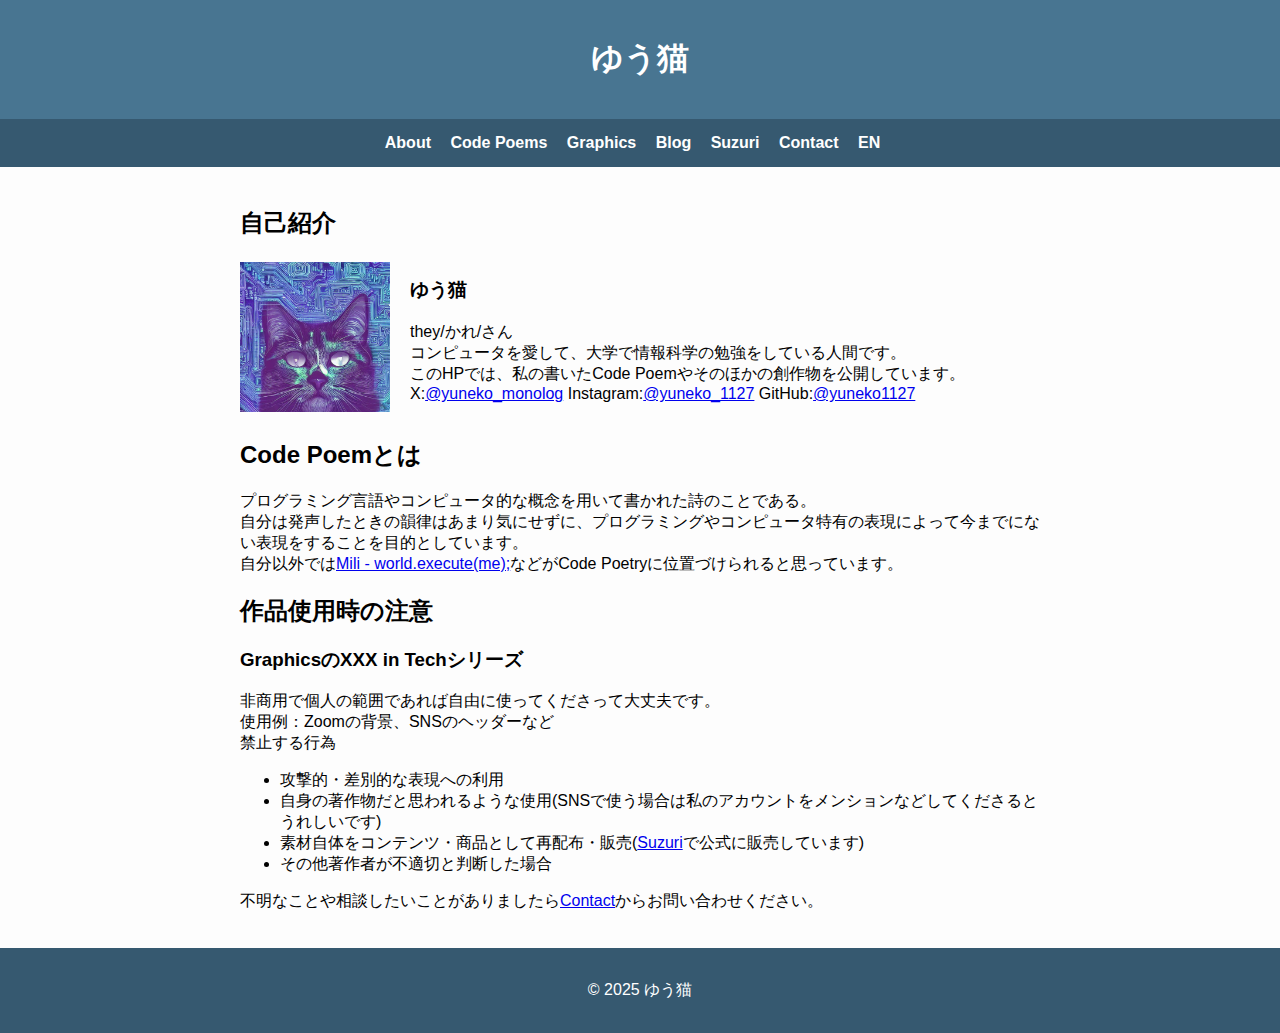
<file: index.html>
<!DOCTYPE html>
<html lang="ja">

<head>
    <meta charset="UTF-8">
    <meta name="viewport" content="width=device-width, initial-scale=1.0">
    <link rel="stylesheet" href="styles.css">
    <meta property="og:url" content="https://yuneko1127.github.io/yunekopage/index.html" />
    <meta property="og:type" content="website" />
    <meta property="og:title" content="About - Yuneko" />
    <meta property="og:image" content="https://yuneko1127.github.io/yunekopage/image/A%20cat%20in%20a%20digital%20world.jpg" />
    <title>About - Yuneko</title>
    <link rel="icon" href="favicon.ico" type="image/A cat in a digital world.jpg">
    <link rel="shortcut icon" href="favicon.ico" type="image/A cat in a digital world.jpg">
</head>

<body>
    <header>
        <h1>ゆう猫</h1>
    </header>

    <nav>
        <ul>
            <li><a href="index.html">About</a></li>
            <li><a href="poem.html">Code Poems</a></li>
            <li><a href="graphics.html">Graphics</a></li>
            <li><a href="https://sites.google.com/view/yuneko-monologue/home?authuser=0" target=”_blank”>Blog</a></li>
            <li><a href="https://suzuri.jp/yuneko_2004/home" target=”_blank”>Suzuri</a></li>
            <li><a href="contact.html">Contact</a></li>
            <li><a href="en/en-index.html">EN</a></li>
        </ul>
    </nav>

    <main>
        <section>
            <h2>自己紹介</h2>
            <div class="intro">
                <div class="intro-image">
                    <img src="image/A cat in a digital world.jpg" alt="基盤の前に黒猫がいるイラスト。生成AIによって「A cat in a digital world」と入力して生成した。">
                </div>
                <div>
                <p>
                    <h3>ゆう猫</h3>
                    they/かれ/さん<br>
                    コンピュータを愛して、大学で情報科学の勉強をしている人間です。<br>
                    このHPでは、私の書いたCode Poemやそのほかの創作物を公開しています。<br>
                    X:<a href="https://twitter.com/yuneko_monolog">@yuneko_monolog</a> Instagram:<a href="https://www.instagram.com/yuneko_1127">@yuneko_1127</a> GitHub:<a href="https://github.com/yuneko1127">@yuneko1127</a>
                </p>
                </div>
            </div>
        </section>

        <section>
            <h2>Code Poemとは</h2>
            <p>
                プログラミング言語やコンピュータ的な概念を用いて書かれた詩のことである。<br>
                自分は発声したときの韻律はあまり気にせずに、プログラミングやコンピュータ特有の表現によって今までにない表現をすることを目的としています。<br>
                自分以外では<a href="https://youtu.be/ESx_hy1n7HA?si=LojBvlqhQPD3HsYv" target="_blank">Mili - world.execute(me);</a>などがCode Poetryに位置づけられると思っています。
            </p>
        </section>

        <section>
            <h2>作品使用時の注意</h2>
            <p>
                <h3>GraphicsのXXX in Techシリーズ</h3>
                非商用で個人の範囲であれば自由に使ってくださって大丈夫です。<br>
                使用例：Zoomの背景、SNSのヘッダーなど<br>
                禁止する行為<br>
                <ul>
                    <li>攻撃的・差別的な表現への利用</li>
                    <li>自身の著作物だと思われるような使用(SNSで使う場合は私のアカウントをメンションなどしてくださるとうれしいです)</li>
                    <li>素材自体をコンテンツ・商品として再配布・販売(<a href="https://suzuri.jp/yuneko_2004/home">Suzuri</a>で公式に販売しています)</li>
                    <li>その他著作者が不適切と判断した場合</li>
                </ul>
                不明なことや相談したいことがありましたら<a href="contact.html">Contact</a>からお問い合わせください。
            </p>
        </section>
    </main>

    <footer>
        <p>&copy; 2025 ゆう猫</p>
    </footer>
</body>

</html>
</file>
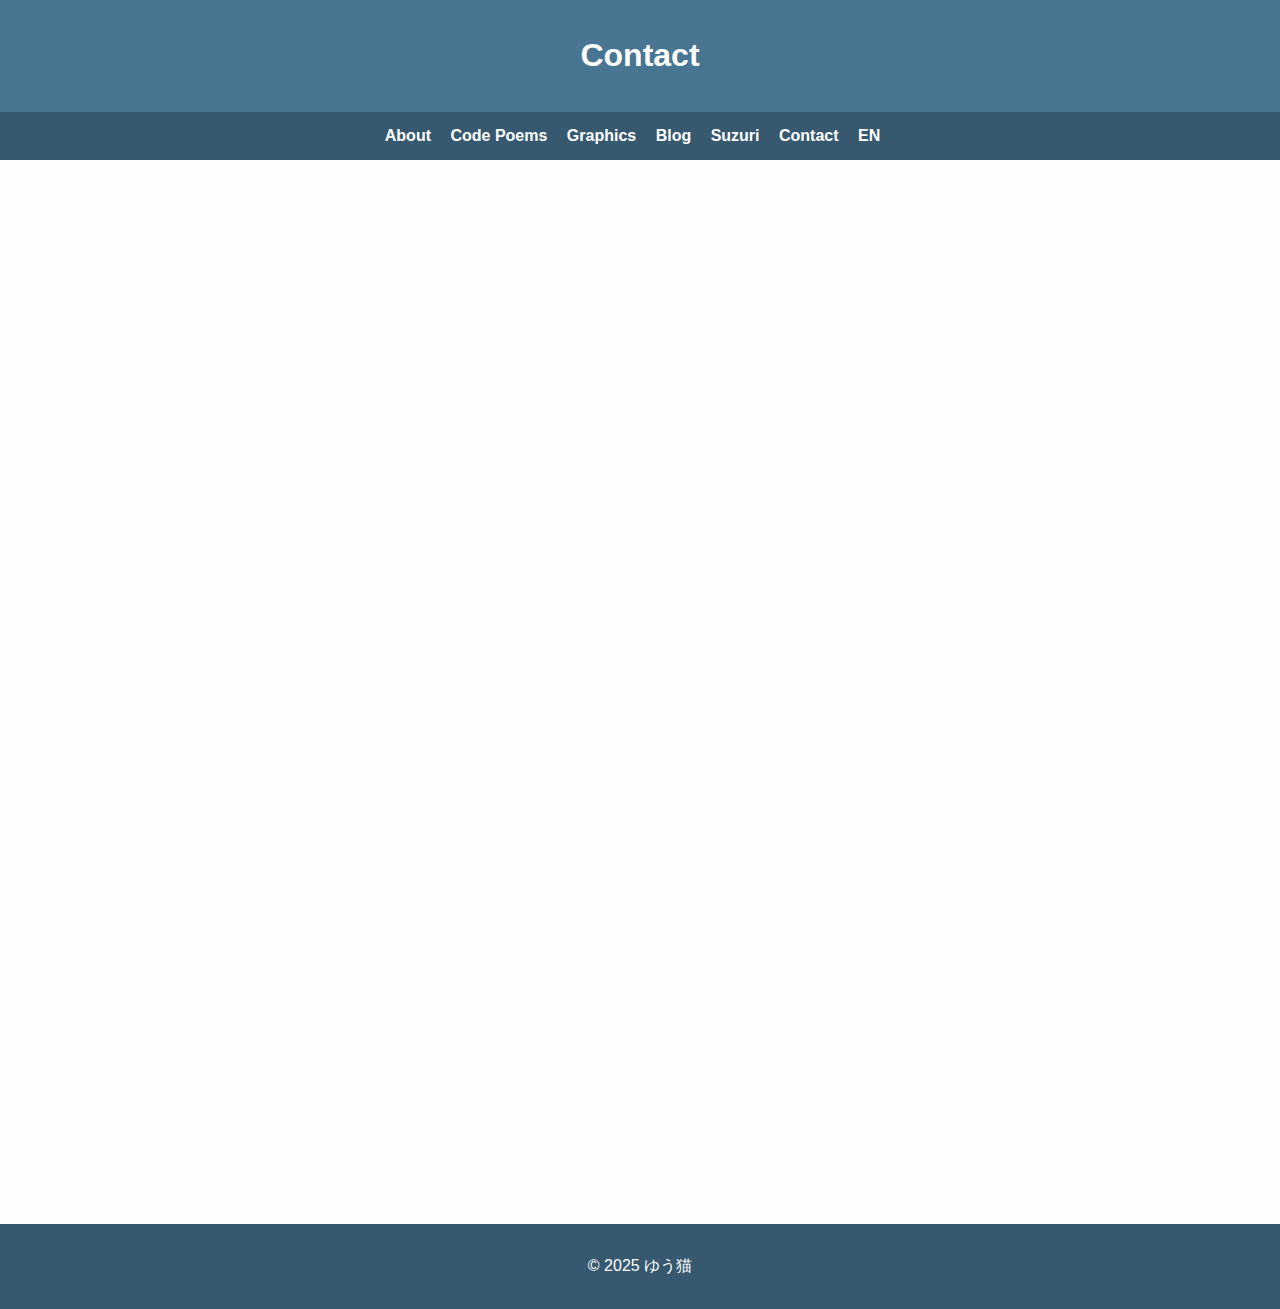
<file: contact.html>
<!DOCTYPE html>
<html lang="ja">

<head>
    <meta charset="UTF-8">
    <meta name="viewport" content="width=device-width, initial-scale=1.0">
    <meta property="og:url" content="https://yuneko1127.github.io/yunekopage/poem.html" />
    <meta property="og:type" content="website" />
    <meta property="og:title" content="Contact - Yuneko" />
    <meta property="og:image" content="image/A cat in a digital world.jpg" />
    <link rel="stylesheet" href="styles.css">
    <link rel="icon" href="favicon.ico" type="image/A cat in a digital world.jpg">
    <link rel="shortcut icon" href="favicon.ico" type="https://yuneko1127.github.io/yunekopage/image/A%20cat%20in%20a%20digital%20world.jpg">
    <title>Contact - Yuneko</title>
</head>

<body>
    <header>
        <h1>Contact</h1>
    </header>

    <nav>
        <ul>
            <li><a href="index.html">About</a></li>
            <li><a href="poem.html">Code Poems</a></li>
            <li><a href="graphics.html">Graphics</a></li>
            <li><a href="https://sites.google.com/view/yuneko-monologue/home?authuser=0" target=”_blank”>Blog</a></li>
            <li><a href="https://suzuri.jp/yuneko_2004/home" target=”_blank”>Suzuri</a></li>
            <li><a href="contact.html">Contact</a></li>
            <li><a href="en/en-index.html">EN</a></li>
        </ul>
    </nav>

    <main>
        <section class="form">
            <iframe src="https://docs.google.com/forms/d/e/1FAIpQLSfWOB6bXARkpMV4UhyOwzC0tbJQZMMG-N-0oF9LrJLk5NPHtA/viewform?embedded=true" width="640" height="1024" frameborder="0" marginheight="0" marginwidth="0">Loading…</iframe>
        </section>
    </main>

    <footer>
        <p>&copy; 2025 ゆう猫</p>
    </footer>
</body>

</html>
</file>
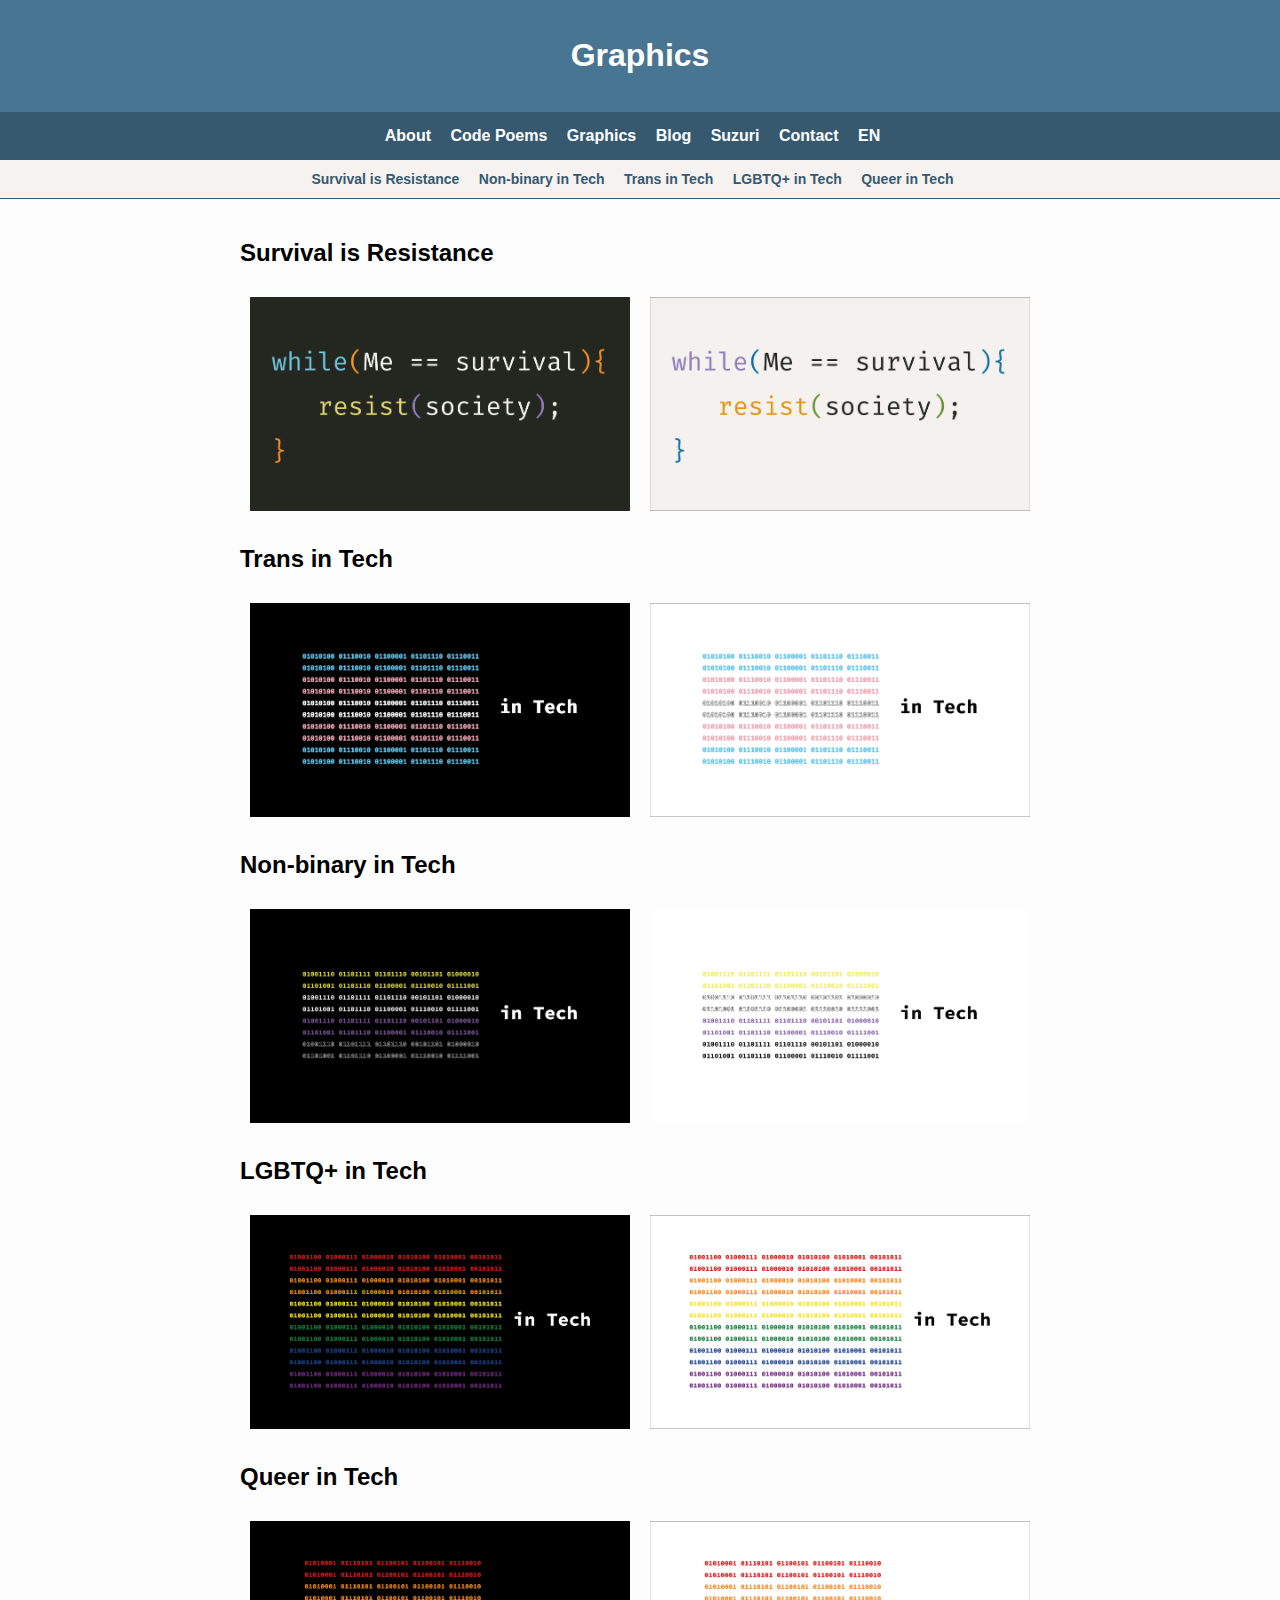
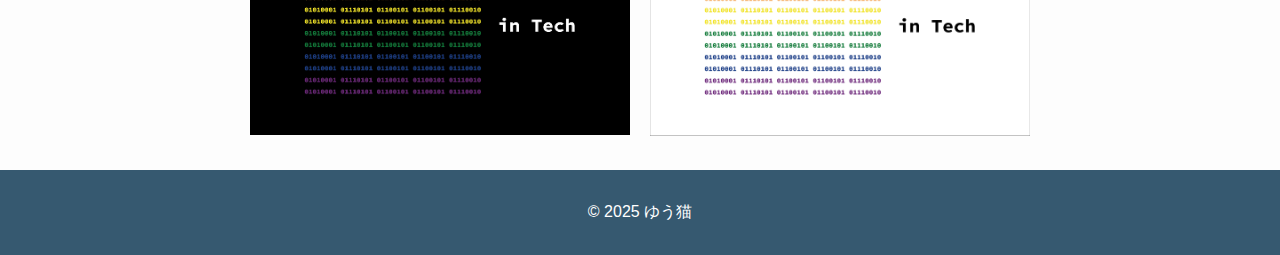
<file: graphics.html>
<!DOCTYPE html>
<html lang="ja">

<head>
    <meta charset="UTF-8">
    <meta name="viewport" content="width=device-width, initial-scale=1.0">
    <meta property="og:url" content="https://yuneko1127.github.io/yunekopage/poem.html" />
    <meta property="og:type" content="website" />
    <meta property="og:title" content="Code Poems - Yuneko" />
    <meta property="og:image" content="https://yuneko1127.github.io/yunekopage/image/A%20cat%20in%20a%20digital%20world.jpg" />
    <link rel="stylesheet" href="styles.css">
    <link rel="icon" href="favicon.ico" type="image/A cat in a digital world.jpg">
    <link rel="shortcut icon" href="favicon.ico" type="image/A cat in a digital world.jpg">
    <title>Graphics - Yuneko</title>
</head>

<body>
    <header>
        <h1>Graphics</h1>
    </header>

    <nav>
        <ul>
            <li><a href="index.html">About</a></li>
            <li><a href="poem.html">Code Poems</a></li>
            <li><a href="graphics.html">Graphics</a></li>
            <li><a href="https://sites.google.com/view/yuneko-monologue/home?authuser=0" target=”_blank”>Blog</a></li>
            <li><a href="https://suzuri.jp/yuneko_2004/home" target=”_blank”>Suzuri</a></li>
            <li><a href="contact.html">Contact</a></li>
            <li><a href="en/en-index.html">EN</a></li>
        </ul>
    </nav>

    <div class="navigation2">
        <nav>
            <ul>
                <li><a href="#survival_is_resistance">Survival is Resistance</a></li>
                <li><a href="#Non-binary_in_Tech">Non-binary in Tech</a></li>
                <li><a href="#Trans_in_Tech">Trans in Tech</a></li>
                <li><a href="#LGBTQ+_in_Tech">LGBTQ+ in Tech</a></li>
                <li><a href="#Queer_in_Tech">Queer in Tech</a></li>
            </ul>
        </nav>
    </div>

    <main>
        <section id="survival_is_resistance" class="graphics">
            <div class="caption">
                <h2>Survival is Resistance</h2>
            </div>
            <div class="images">
                <div class="image">
                    <img src="image/resistance.png" alt="私がサバイバルしている限り、社会に対して抵抗するという意味のC言語によるプログラムのダークバージョン">
                </div>
                <div class="image">
                    <img src="image/resistance(white).png" alt="私がサバイバルしている限り、社会に対して抵抗するという意味のC言語によるプログラムのホワイトバージョン">
                </div>
            </div>
        </section>
        
        <section id="Trans_in_Tech" class="graphics">
            <div class="caption">
                <h2>Trans in Tech</h2>
            </div>
            <div class="images">
                <div class="image">
                    <img src="image/Trans in Tech(black).png" alt="黒い背景に「Trans」(ASCII)で作られたトランスフラッグがありその右側にin Techと書いてある。">
                </div>
                <div class="image">
                    <img src="image/Trans in Tech(white).png" alt="白い背景に「Trans」(ASCII)で作られたトランスフラッグがありその右側にin Techと書いてある。">
                </div>
            </div>
        </section>

        <section id="Non-binary_in_Tech" class="graphics">
            <div class="caption">
                <h2>Non-binary in Tech</h2>
            </div>
            <div class="images">
                <div class="image">
                    <img src="image/nonbinary in Tech(black).png" alt="黒い背景に「Non-binary」(ASCII)で作られたノンバイナリーフラッグがありその右側にin Techと書いてある。">
                </div>
                <div class="image">
                    <img src="image/nonbinary in Tech(white).png" alt="白い背景に「Non-binary」(ASCII)で作られたノンバイナリーフラッグがありその右側にin Techと書いてある。">
                </div>
            </div>
        </section>

        <section id="LGBTQ+_in_Tech" class="graphics">
            <div class="caption">
                <h2>LGBTQ+ in Tech</h2>
            </div>
            <div class="images">
                <div class="image">
                    <img src="image/LGBTQ+ in Tech(black).png" alt="黒い背景に「LGBTQ+」(ASCII)で作られたプライドフラッグがありその右側にin Techと書いてある。">
                </div>
                <div class="image">
                    <img src="image/LGBTQ+ in Tech(white).png" alt="白い背景に「LGBTQ+」(ASCII)で作られたプライドフラッグがありその右側にin Techと書いてある。">
                </div>
            </div>
        </section>

        <section id="Queer_in_Tech" class="graphics">
            <div class="caption">
                <h2>Queer in Tech</h2>
            </div>
            <div class="images">
                <div class="image">
                    <img src="image/Queer in Tech(black).png" alt="黒い背景に「Queer」(ASCII)で作られたプライドフラッグがありその右側にin Techと書いてある。">
                </div>
                <div class="image">
                    <img src="image/Queer in Tech(white).png" alt="白い背景に「Queer」(ASCII)で作られたプライドフラッグがありその右側にin Techと書いてある。">
                </div>
            </div>
        </section>

    </main>

    <footer>
        <p>&copy; 2025 ゆう猫</p>
    </footer>
</body>

</html>
</file>
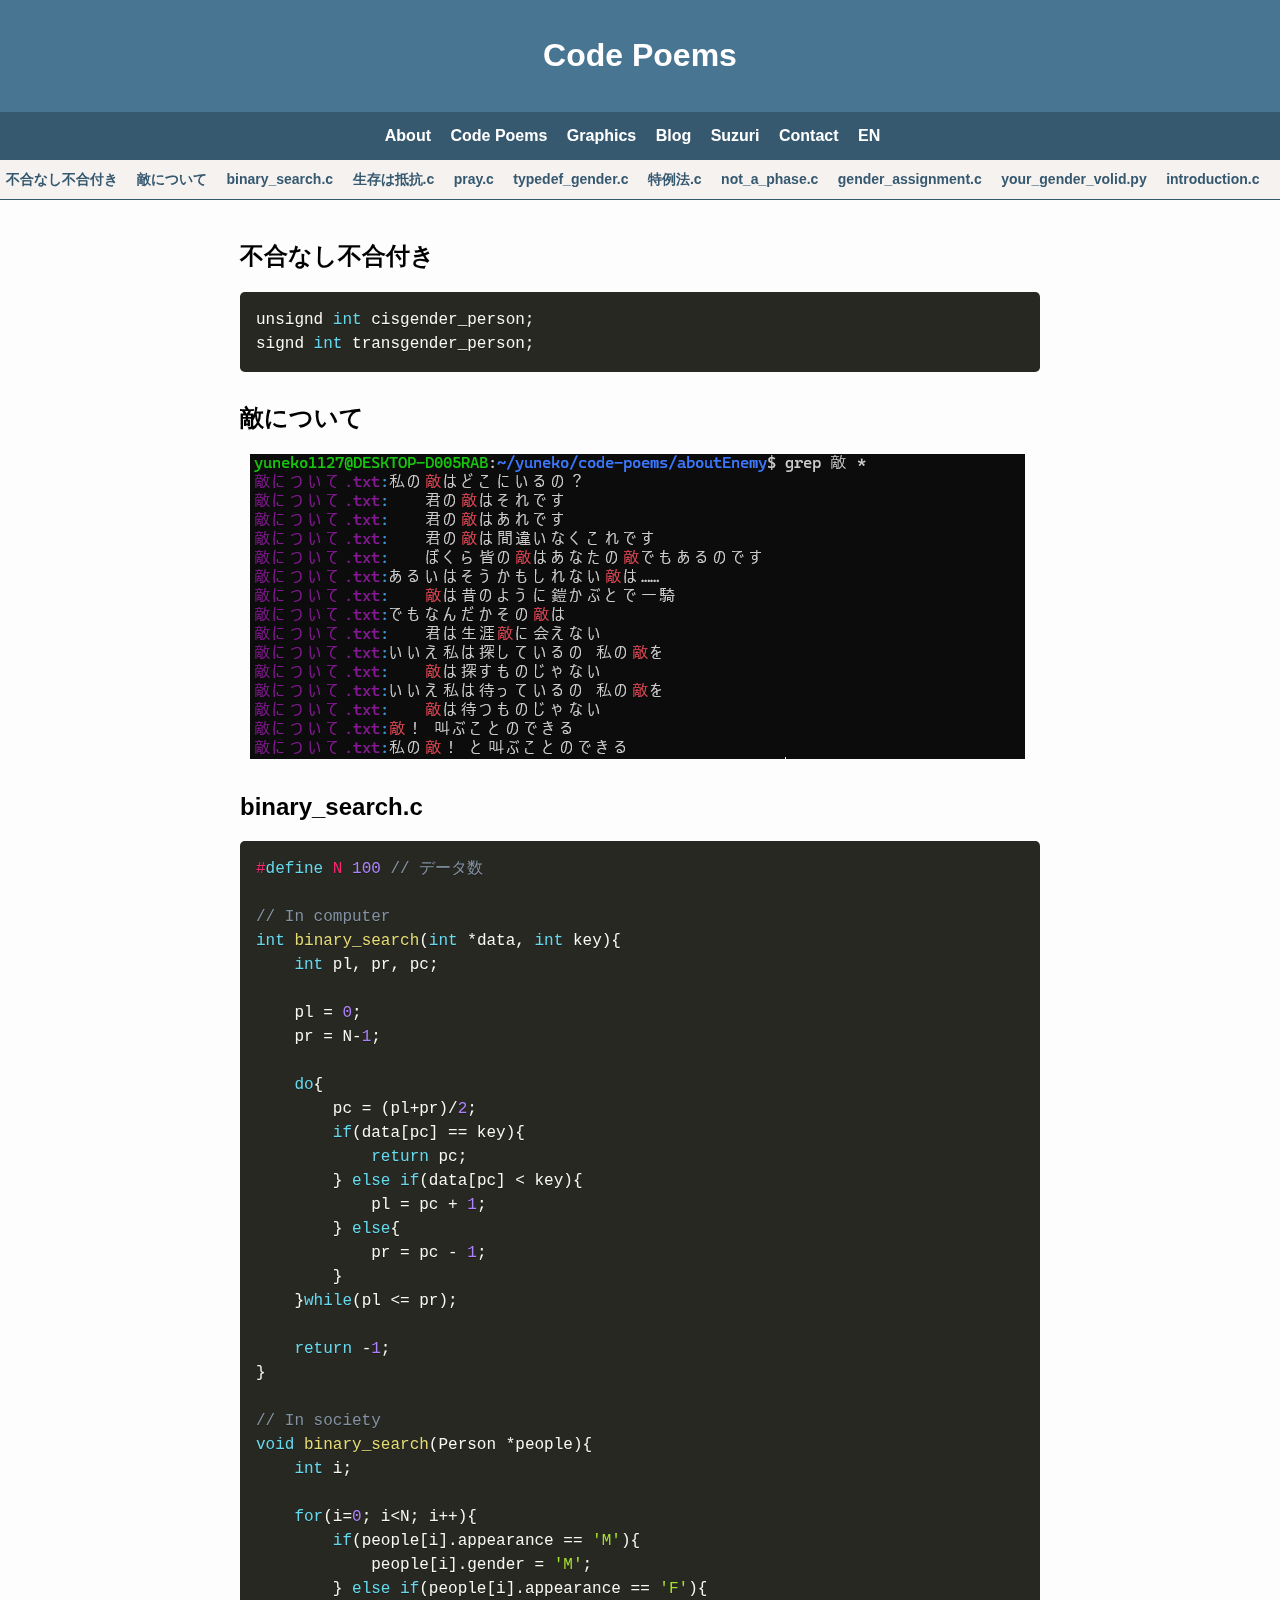
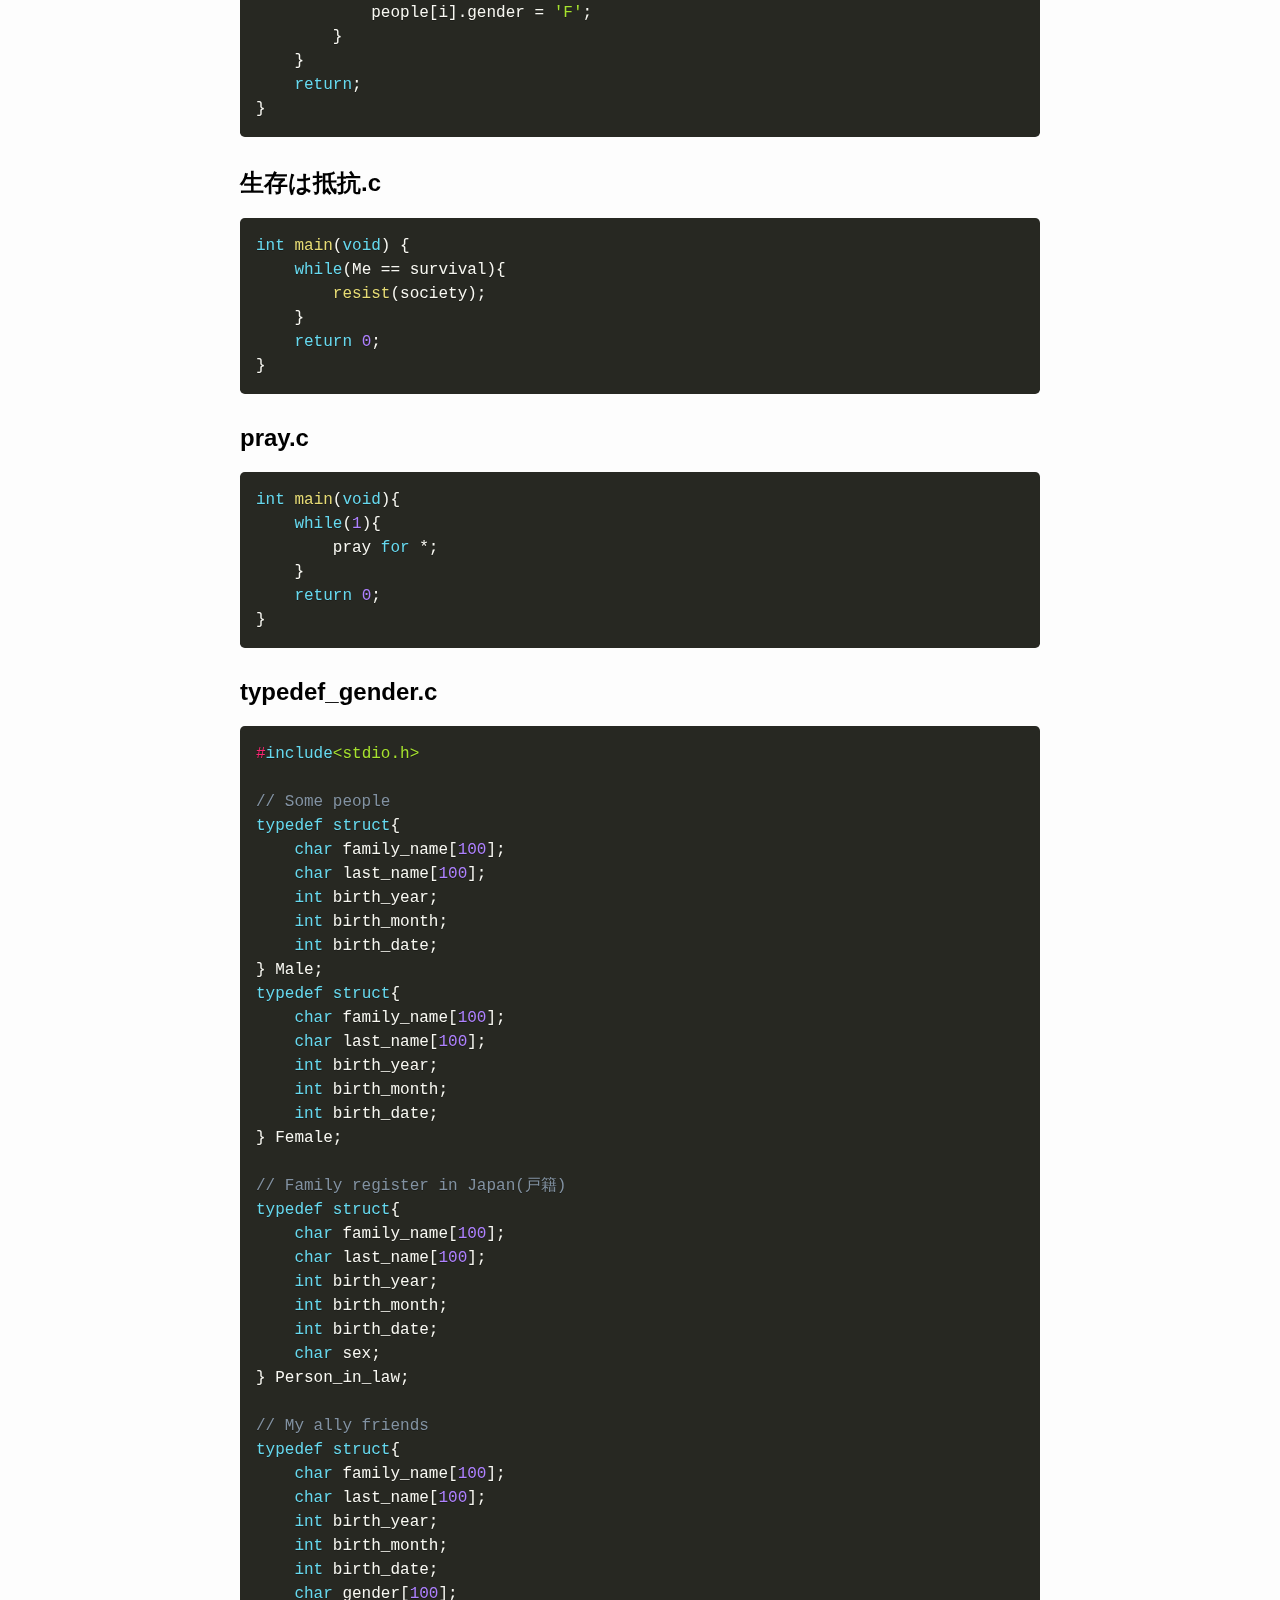
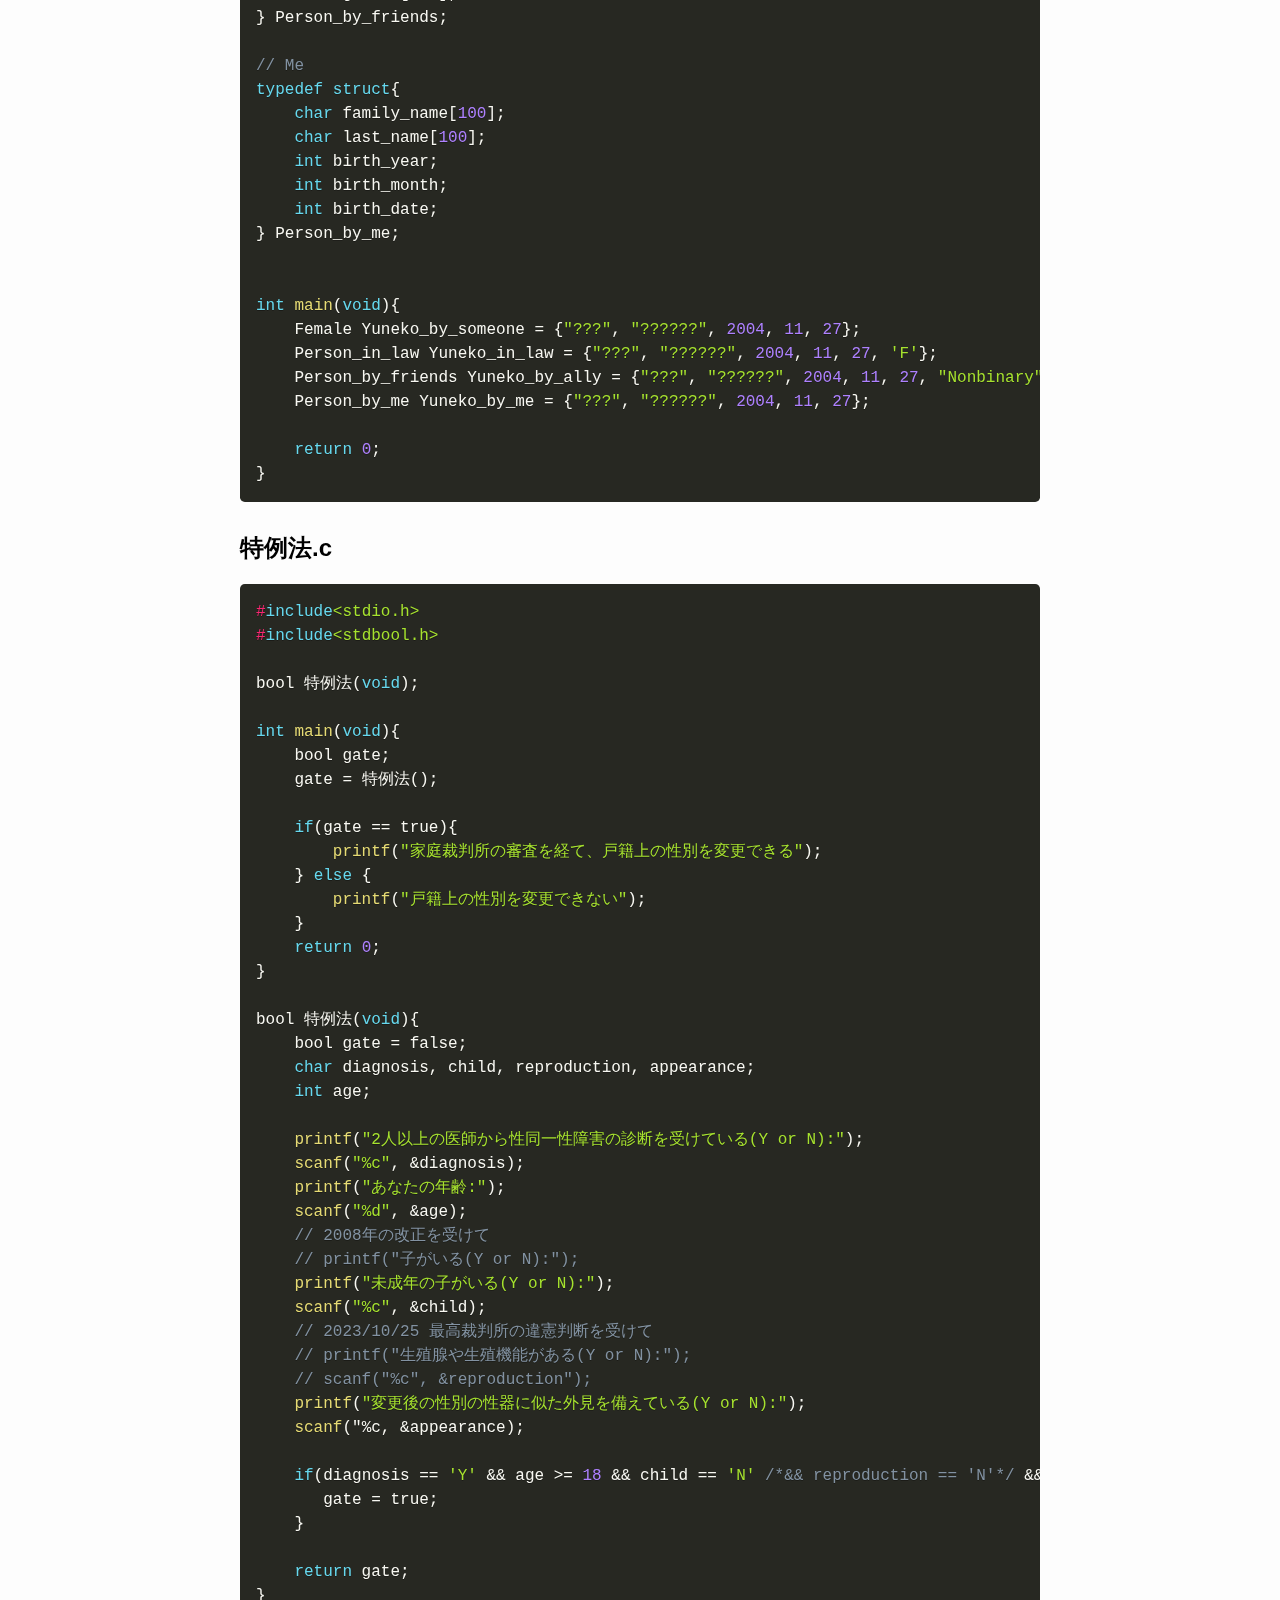
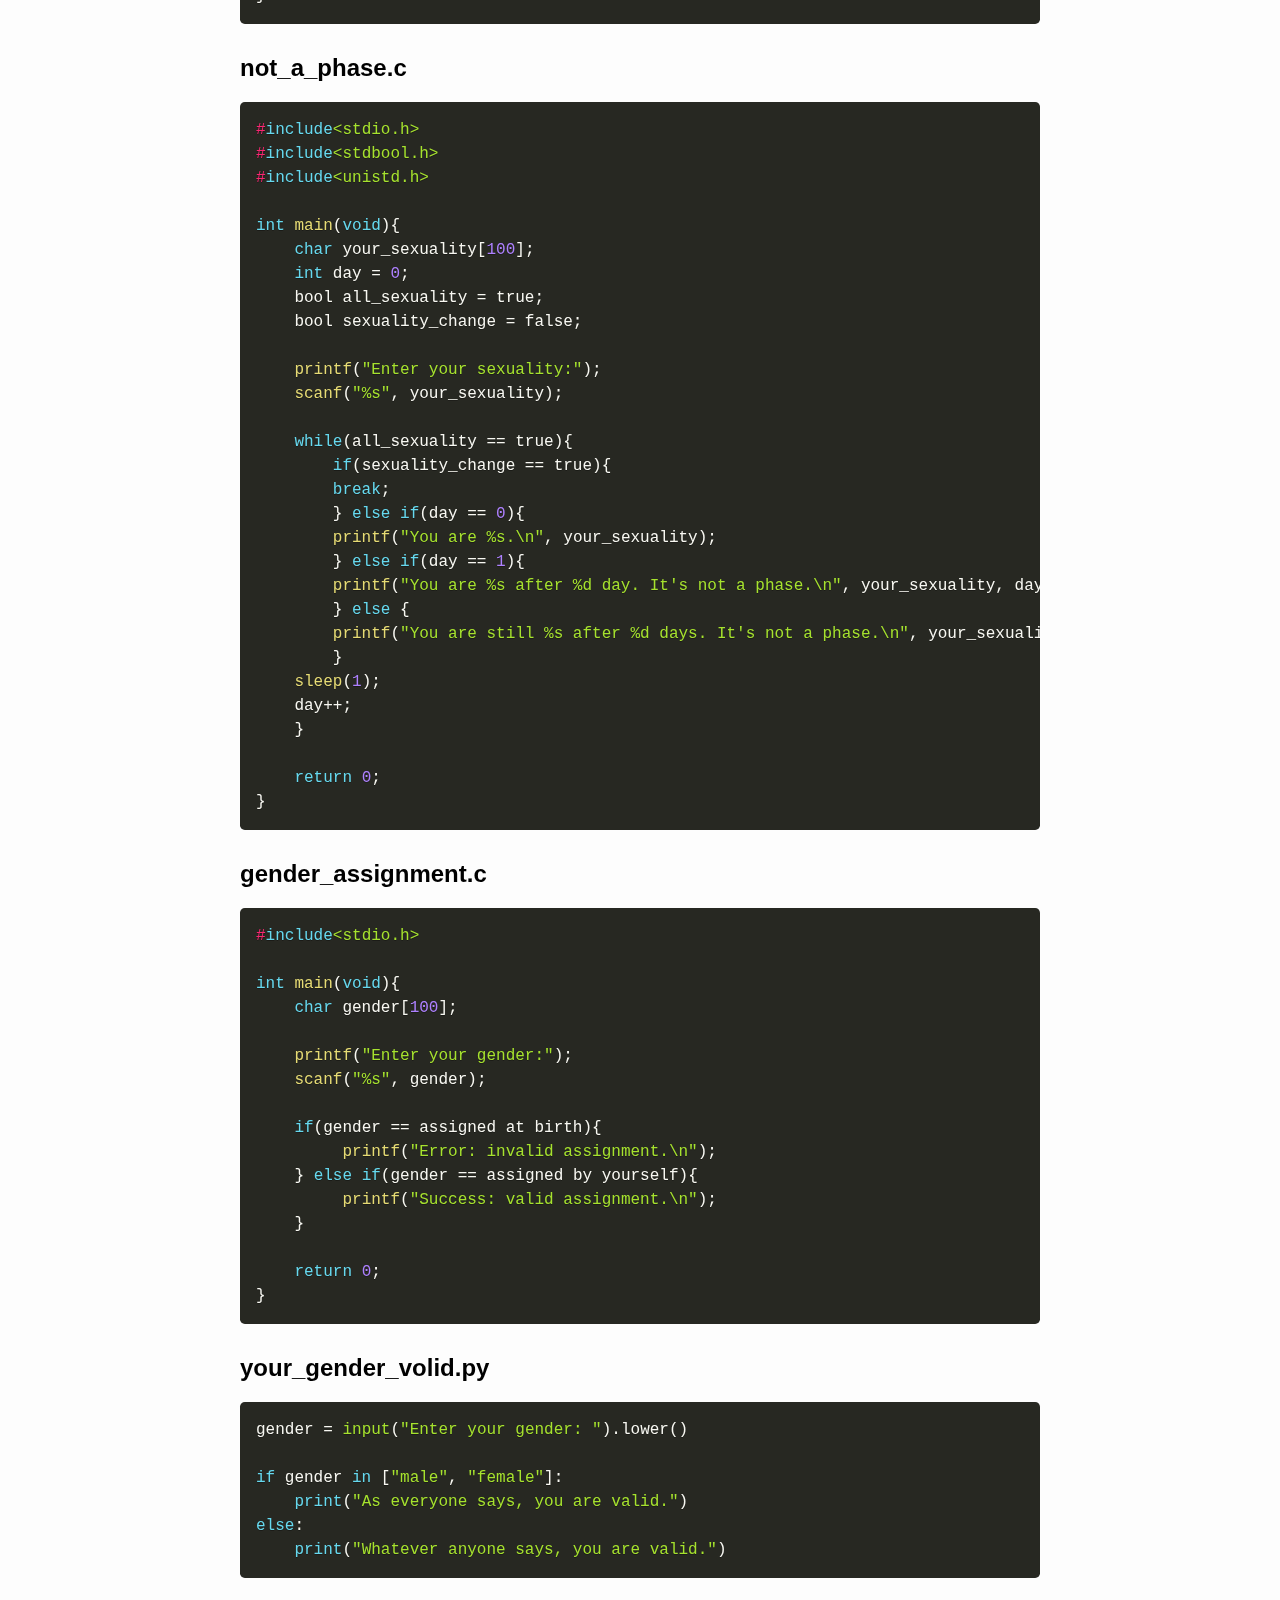
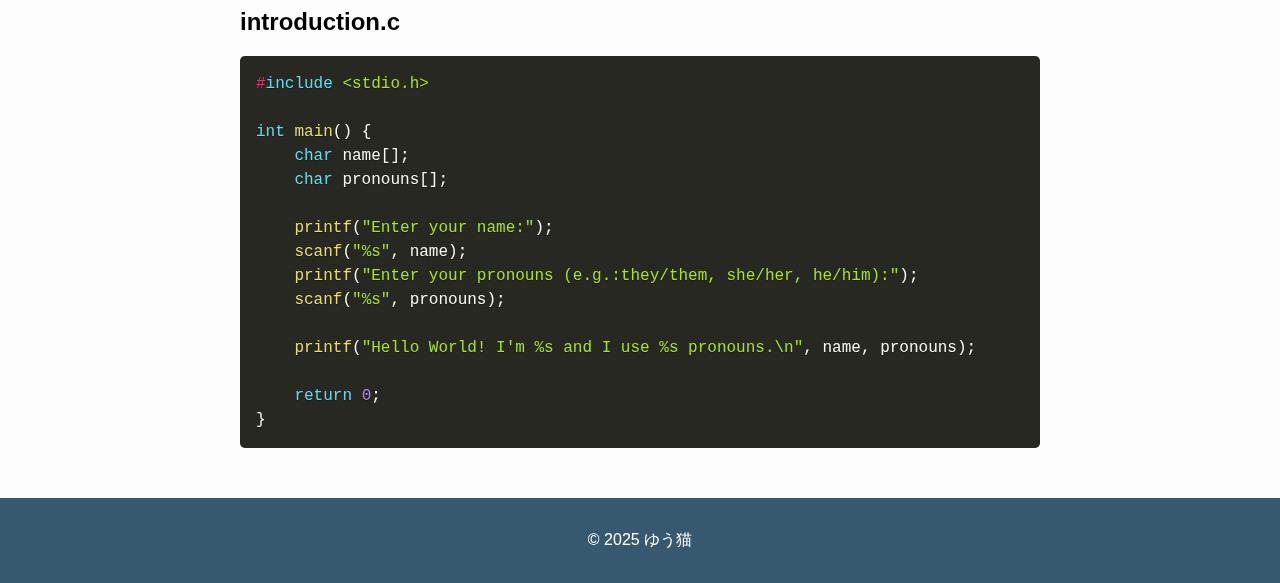
<file: poem.html>
<!DOCTYPE html>
<html lang="ja">

<head>
    <meta charset="UTF-8">
    <meta name="viewport" content="width=device-width, initial-scale=1.0">
    <link rel="icon" href="favicon.ico" type="image/A cat in a digital world.jpg">
    <meta property="og:url" content="https://yuneko1127.github.io/yunekopage/poem.html" />
    <meta property="og:type" content="website" />
    <meta property="og:title" content="Code Poems - Yuneko" />
    <meta property="og:image" content="https://yuneko1127.github.io/yunekopage/image/A%20cat%20in%20a%20digital%20world.jpg" />
    <link rel="stylesheet" href="styles.css">
    <script src="prism.js" defer></script>
    <link rel="icon" href="favicon.ico" type="image/A cat in a digital world.jpg">
    <link rel="shortcut icon" href="favicon.ico" type="image/A cat in a digital world.jpg">
    <title>Code Poems - Yuneko</title>
</head>

<body>
    <header>
        <h1>Code Poems</h1>
    </header>

    <nav>
        <ul>
            <li><a href="index.html">About</a></li>
            <li><a href="poem.html">Code Poems</a></li>
            <li><a href="graphics.html">Graphics</a></li>
            <li><a href="https://sites.google.com/view/yuneko-monologue/home?authuser=0" target=”_blank”>Blog</a></li>
            <li><a href="https://suzuri.jp/yuneko_2004/home" target=”_blank”>Suzuri</a></li>
            <li><a href="contact.html">Contact</a></li>
            <li><a href="en/en-index.html">EN</a></li>
        </ul>
    </nav>

    <div class="navigation2">
        <nav>
            <ul>
                <li><a href="#poem_unsignd_signd">不合なし不合付き</a></li>
                <li><a href="#poem_about_enemy">敵について</a></li>
                <li><a href="#poem_binary_search">binary_search.c</a></li>
                <li><a href="#poem_survival_is_resistance">生存は抵抗.c</a></li>
                <li><a href="#poem_pray">pray.c</a></li>
                <li><a href="#poem_typedef_gender">typedef_gender.c</a></li>
                <li><a href="#poem_tokureihou">特例法.c</a></li>
                <li><a href="#poem_not_a_phase">not_a_phase.c</a></li>
                <li><a href="#poem_gender_assignment">gender_assignment.c</a></li>
                <li><a href="#poem_your_gender_volid">your_gender_volid.py</a></li>
                <li><a href="#poem_introduction">introduction.c</a></li>

            </ul>
        </nav>
    </div>

    <main>
        <section id = "poem_unsignd_signd" class="poem">
            <h2>不合なし不合付き</h2>
            <pre><code class="language-C">
unsignd int cisgender_person;
signd int transgender_person;</code></pre>
        </section>

        <section id = "poem_about_enemy" class="poem">
            <h2>敵について</h2>
            <div class="image">
                <img src="image/aboutEnemy.png" alt="茨木のり子の敵についてという詩の書かれたtxtファイルの含まれているディレクトリで「grep 敵 *」をした画像">
            </div>
        </section>

        <section id = "poem_binary_search" class="poem">
            <h2>binary_search.c</h2>
            <pre><code class="language-C">
#define N 100 // データ数

// In computer
int binary_search(int *data, int key){
    int pl, pr, pc;
     
    pl = 0;
    pr = N-1;
                
    do{
        pc = (pl+pr)/2;
        if(data[pc] == key){
            return pc;
        } else if(data[pc] < key){
            pl = pc + 1;
        } else{
            pr = pc - 1;
        }
    }while(pl <= pr);
                
    return -1;		 
}

// In society
void binary_search(Person *people){
    int i;
    
    for(i=0; i&ltN; i++){
        if(people[i].appearance == 'M'){
            people[i].gender = 'M';
        } else if(people[i].appearance == 'F'){
            people[i].gender = 'F';
        }
    }
    return;
}</code></pre>
        </section>

        <section id = "poem_survival_is_resistance" class="poem">
            <h2>生存は抵抗.c</h2>
            <pre><code class="language-C">
int main(void) {
    while(Me == survival){
        resist(society);
    }
    return 0;
}   </code></pre>
        </section>

        <section id = "poem_pray" class="poem">
            <h2>pray.c</h2>
            <pre><code class="language-C">
int main(void){
    while(1){
        pray for *;
    }
    return 0;
}      </code></pre>
        </section>

        <section id = "poem_typedef_gender" class="poem">
            <h2>typedef_gender.c</h2>
            <pre><code class="language-C">
#include&lt;stdio.h&gt;

// Some people
typedef struct{
    char family_name[100];
    char last_name[100];
    int birth_year;
    int birth_month;
    int birth_date;
} Male;
typedef struct{
    char family_name[100];
    char last_name[100];
    int birth_year;
    int birth_month;
    int birth_date;
} Female;

// Family register in Japan(戸籍)
typedef struct{
    char family_name[100];
    char last_name[100];
    int birth_year;
    int birth_month;
    int birth_date;
    char sex;
} Person_in_law;

// My ally friends
typedef struct{
    char family_name[100];
    char last_name[100];
    int birth_year;
    int birth_month;
    int birth_date;
    char gender[100];
} Person_by_friends;
                
// Me
typedef struct{
    char family_name[100];
    char last_name[100];
    int birth_year;
    int birth_month;
    int birth_date;
} Person_by_me;
                
                
int main(void){
    Female Yuneko_by_someone = {"???", "??????", 2004, 11, 27};
    Person_in_law Yuneko_in_law = {"???", "??????", 2004, 11, 27, 'F'};
    Person_by_friends Yuneko_by_ally = {"???", "??????", 2004, 11, 27, "Nonbinary"};
    Person_by_me Yuneko_by_me = {"???", "??????", 2004, 11, 27};

    return 0;
}</code></pre>
        </section>

        <section id = "poem_tokureihou" class="poem">
            <h2>特例法.c</h2>
            <pre><code class="language-C">
#include&lt;stdio.h&gt;
#include&lt;stdbool.h&gt;
                    
bool 特例法(void);
                       
int main(void){
    bool gate;
    gate = 特例法();
                           
    if(gate == true){
        printf("家庭裁判所の審査を経て、戸籍上の性別を変更できる");
    } else {
        printf("戸籍上の性別を変更できない");
    }
    return 0;
}
                       
bool 特例法(void){
    bool gate = false;
    char diagnosis, child, reproduction, appearance;
    int age;
                           
    printf("2人以上の医師から性同一性障害の診断を受けている(Y or N):");
    scanf("%c", &diagnosis);
    printf("あなたの年齢:");
    scanf("%d", &age);
    // 2008年の改正を受けて
    // printf("子がいる(Y or N):");
    printf("未成年の子がいる(Y or N):");
    scanf("%c", &child);
    // 2023/10/25 最高裁判所の違憲判断を受けて
    // printf("生殖腺や生殖機能がある(Y or N):");
    // scanf("%c", &reproduction");
    printf("変更後の性別の性器に似た外見を備えている(Y or N):");
    scanf("%c, &appearance);
                           
    if(diagnosis == 'Y' && age >= 18 && child == 'N' /*&& reproduction == 'N'*/ && appearance == 'Y'){
       gate = true;
    }
                               
    return gate;
}</code></pre>
        </section>

        <section id = "poem_not_a_phase" class="poem">
            <h2>not_a_phase.c</h2>
            <pre><code class="language-C">
#include&lt;stdio.h&gt;
#include&lt;stdbool.h&gt;
#include&lt;unistd.h&gt;
                        
int main(void){
    char your_sexuality[100];
    int day = 0;
    bool all_sexuality = true;
    bool sexuality_change = false;
                        
    printf("Enter your sexuality:");
    scanf("%s", your_sexuality);
                        
    while(all_sexuality == true){
        if(sexuality_change == true){
        break;
        } else if(day == 0){
        printf("You are %s.\n", your_sexuality);
        } else if(day == 1){
        printf("You are %s after %d day. It's not a phase.\n", your_sexuality, day);
        } else {
        printf("You are still %s after %d days. It's not a phase.\n", your_sexuality, day);
        }
    sleep(1);
    day++;
    }
                        
    return 0;
}</code></pre>
        </section>

        <section id = "poem_gender_assignment" class="poem">
            <h2>gender_assignment.c</h2>
            <pre><code class="language-C">
#include&lt;stdio.h&gt;

int main(void){
    char gender[100];
        
    printf("Enter your gender:");
    scanf("%s", gender);
        
    if(gender == assigned at birth){
         printf("Error: invalid assignment.\n");
    } else if(gender == assigned by yourself){
         printf("Success: valid assignment.\n");
    }
        
    return 0;
}</code></pre>
        </section>

        <section id = "poem_your_gender_volid" class="poem">
            <h2>your_gender_volid.py</h2>
            <pre><code class="language-Python">
gender = input("Enter your gender: ").lower()
 
if gender in ["male", "female"]:
    print("As everyone says, you are valid.")
else:
    print("Whatever anyone says, you are valid.")</code></pre>
        </section>

        <section id = "poem_introduction" class="poem">
            <h2>introduction.c</h2>
            <pre><code class="language-C">
#include &lt;stdio.h&gt;
 
int main() {
    char name[];
    char pronouns[];
                    
    printf("Enter your name:");
    scanf("%s", name);
    printf("Enter your pronouns (e.g.:they/them, she/her, he/him):");
    scanf("%s", pronouns);
                    
    printf("Hello World! I'm %s and I use %s pronouns.\n", name, pronouns);
                    
    return 0;
}</code></pre>
        </section>

    </main>

    <footer>
        <p>&copy; 2025 ゆう猫</p>
    </footer>

</body>

</html>
</file>
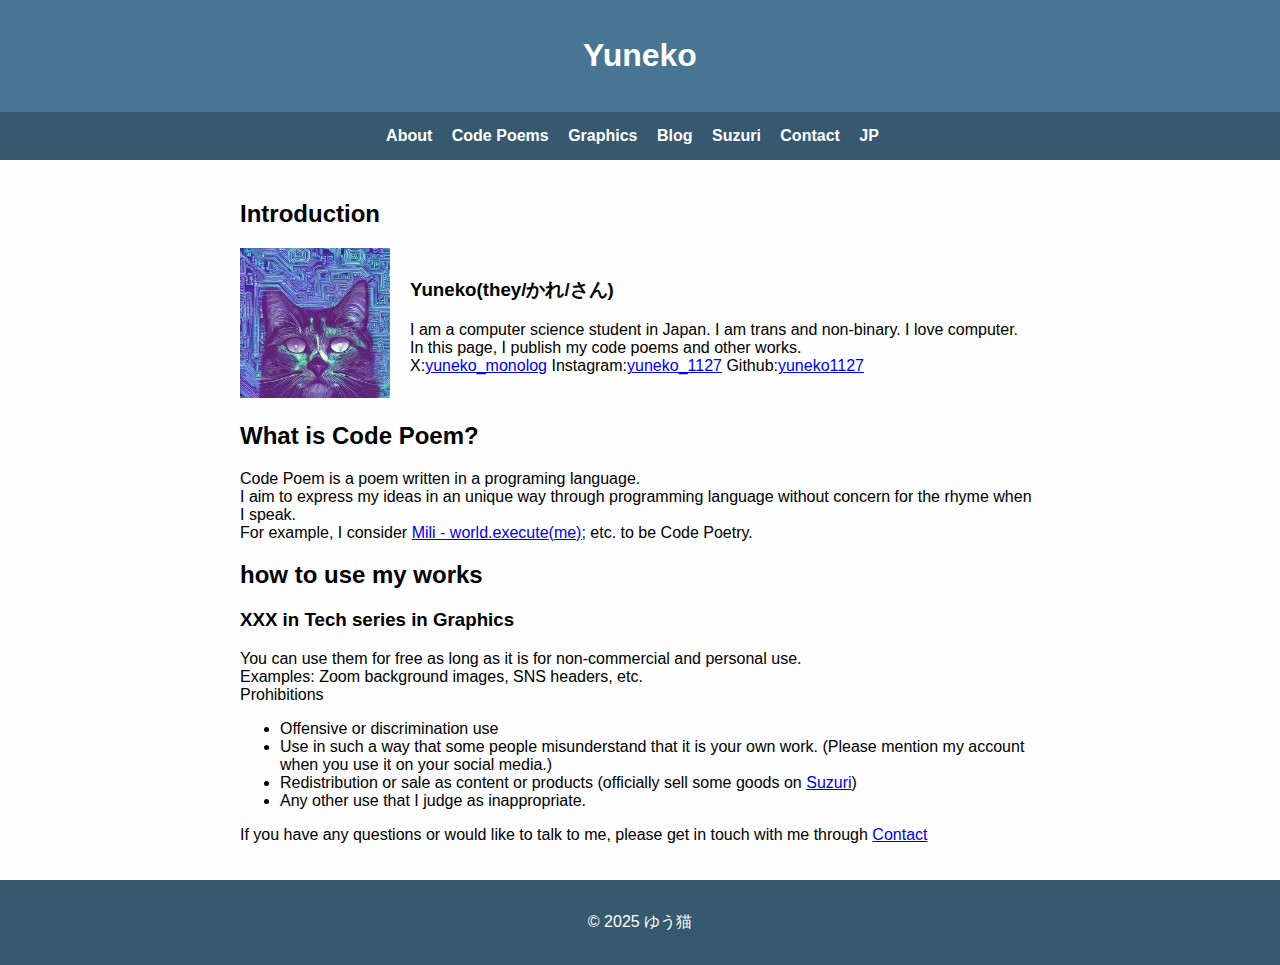
<file: en/en-index.html>
<!DOCTYPE html>
<html lang="en">

<head>
    <meta charset="UTF-8">
    <meta name="viewport" content="width=device-width, initial-scale=1.0">
    <link rel="stylesheet" href="../styles.css">
    <meta property="og:url" content="https://yuneko1127.github.io/yunekopage/index.html" />
    <meta property="og:type" content="website" />
    <meta property="og:title" content="About - Yuneko" />
    <meta property="og:image" content="https://yuneko1127.github.io/yunekopage/image/A%20cat%20in%20a%20digital%20world.jpg" />
    <title>About - Yuneko</title>
    <link rel="icon" href="../favicon.ico" type="../image/A cat in a digital world.jpg">
    <link rel="shortcut icon" href="../favicon.ico" type="../image/A cat in a digital world.jpg">
</head>

<body>
    <header>
        <h1>Yuneko</h1>
    </header>

    <nav>
        <ul>
            <li><a href="en-index.html">About</a></li>
            <li><a href="../poem.html">Code Poems</a></li>
            <li><a href="../graphics.html">Graphics</a></li>
            <li><a href="https://sites.google.com/view/yuneko-monologue/home?authuser=0" target=”_blank”>Blog</a></li>
            <li><a href="https://suzuri.jp/yuneko_2004/home" target=”_blank”>Suzuri</a></li>
            <li><a href="../contact.html">Contact</a></li>
            <li><a href="../index.html">JP</a></li>
        </ul>
    </nav>

    <main>
        <section>
            <h2>Introduction</h2>
            <div class="intro">
                <div class="intro-image">
                    <img src="../image/A cat in a digital world.jpg" alt="Illustration of a black cat in front of a substrate. AI generated this illustration by inputting A cat in a digital world.">
                </div>
                <div>
                <p>
                    <h3>Yuneko(they/かれ/さん)</h3>
                    I am a computer science student in Japan. I am trans and non-binary. I love computer.<br>
                    In this page, I publish my code poems and other works.<br>
                    X:<a href="https://twitter.com/yuneko_monolog">yuneko_monolog</a> Instagram:<a href="https://www.instagram.com/yuneko_1127">yuneko_1127</a> Github:<a href="https://github.com/yuneko1127">yuneko1127</a>
                </p>
                </div>
            </div>
        </section>

        <section>
            <h2>What is Code Poem?</h2>
            <p>
                Code Poem is a poem written in a programing language.<br>
                I aim to express my ideas in an unique way through programming language without concern for the rhyme when I speak.<br>
                For example, I consider <a href="https://youtu.be/ESx_hy1n7HA?si=LojBvlqhQPD3HsYv" target="_blank">Mili - world.execute(me);</a> etc. to be Code Poetry.
            </p>
        </section>

        <section>
            <h2>how to use my works</h2>
            <p>
                <h3>XXX in Tech series in Graphics</h3>
                You can use them for free as long as it is for non-commercial and personal use.<br>
                Examples: Zoom background images, SNS headers, etc.<br>
                Prohibitions<br>
                <ul>
                    <li>Offensive or discrimination use</li>
                    <li>Use in such a way that some people misunderstand that it is your own work. (Please mention my account when you use it on your social media.)</li>
                    <li>Redistribution or sale as content or products (officially sell some goods on <a href="https://suzuri.jp/yuneko_2004/home">Suzuri</a>)</li>
                    <li>Any other use that I judge as inappropriate.</li>
                </ul>
                If you have any questions or would like to talk to me, please get in touch with me through <a href="contact.html">Contact</a>
            </p>
        </section>
    </main>

    <footer>
        <p>&copy; 2025 ゆう猫</p>
    </footer>
</body>

</html>
</file>
<file: styles.css>
html {
    margin: 0;
    padding: 0;
    height: 100%;
}

body {
    font-family: 'Arial', sans-serif;
    margin: 0;
    padding: 0;
    background-color: #fdfdfd;
    height: 100%;
}

header {
    background-color: #487591;
    color: #fff;
    text-align: center;
    padding: 1em 0;
}

nav {
    background-color: #365970;
    color: #fff;
    text-align: center;
    padding: 15px 0;
}

nav ul {
    list-style: none;
    padding: 0;
    margin: 0;
}

nav li {
    display: inline;
    margin-right: 15px;
}

nav a {
    color: #fff;
    text-decoration: none;
    font-weight: bold;
}

nav a:hover {
    border-bottom: 2px solid #fff;
}

.navigation2 nav  {
    background-color: #f5f2f0;
    color: #365970;
    text-align: center;
    padding: 10px 0;
    border-bottom: 1.5px solid #365970;
}

.navigation2 nav ul {
    list-style: none;
    padding: 0;
    margin: 0;
}

.navigation2 nav li {
    display: inline;
    margin-right: 15px;
}

.navigation2 nav a {
    font-size: 14px;
    color: #365970;
    text-decoration: none;
    font-weight: bold;
}

.navigation2 nav a:hover {
    border-bottom: 2px solid #365970;
}


/* Aboutページ */
.intro {
    display: flex;
    align-items: center;
}

.intro-image {
    margin-right: 20px;
}

.intro-image img {
    width: 150px;
    height: 150px;
}


main {
    max-width: 800px;
    margin: 0 auto;
    padding: 20px;
}

/* Poemsページ */
.poem {
    margin-bottom: 30px;
}

/* Graphicsページ */
.images {
    display: flex;
    flex-direction: row;
    justify-content: center;
    align-items: center;
}

.image {
    margin: 10px;
}

.image img {
    max-width: 100%;
    height: auto; 
}

@media (max-width: 768px) {
    .images {
        flex-direction: column;
    }
    .image {
        max-width: 100%;
    }
}

/* Contactページ */
.form {
    display: flex;
    justify-content: center;
    align-items: center;
    margin: 0;
}

footer {
    background-color: #365970;
    color: #fff;
    text-align: center;
    padding: 1em 0;
}

/* PrismJS 1.29.0
https://prismjs.com/download.html#themes=prism-okaidia&languages=markup+css+clike+javascript+c+python&plugins=line-highlight+remove-initial-line-feed */
/**
 * okaidia theme for JavaScript, CSS and HTML
 * Loosely based on Monokai textmate theme by http://www.monokai.nl/
 * @author ocodia
 */

 code[class*="language-"],
 pre[class*="language-"] {
     color: #f8f8f2;
     background: none;
     text-shadow: 0 1px rgba(0, 0, 0, 0.3);
     font-family: Consolas, Monaco, 'Andale Mono', 'Ubuntu Mono', monospace;
     font-size: 1em;
     text-align: left;
     white-space: pre;
     word-spacing: normal;
     word-break: normal;
     word-wrap: normal;
     line-height: 1.5;
 
     -moz-tab-size: 4;
     -o-tab-size: 4;
     tab-size: 4;
 
     -webkit-hyphens: none;
     -moz-hyphens: none;
     -ms-hyphens: none;
     hyphens: none;
 }
 
 /* Code blocks */
 pre[class*="language-"] {
     padding: 1em;
     margin: .5em 0;
     overflow: auto;
     border-radius: 0.3em;
 }
 
 :not(pre) > code[class*="language-"],
 pre[class*="language-"] {
     background: #272822;
 }
 
 /* Inline code */
 :not(pre) > code[class*="language-"] {
     padding: .1em;
     border-radius: .3em;
     white-space: normal;
 }
 
 .token.comment,
 .token.prolog,
 .token.doctype,
 .token.cdata {
     color: #8292a2;
 }
 
 .token.punctuation {
     color: #f8f8f2;
 }
 
 .token.namespace {
     opacity: .7;
 }
 
 .token.property,
 .token.tag,
 .token.constant,
 .token.symbol,
 .token.deleted {
     color: #f92672;
 }
 
 .token.boolean,
 .token.number {
     color: #ae81ff;
 }
 
 .token.selector,
 .token.attr-name,
 .token.string,
 .token.char,
 .token.builtin,
 .token.inserted {
     color: #a6e22e;
 }
 
 .token.operator,
 .token.entity,
 .token.url,
 .language-css .token.string,
 .style .token.string,
 .token.variable {
     color: #f8f8f2;
 }
 
 .token.atrule,
 .token.attr-value,
 .token.function,
 .token.class-name {
     color: #e6db74;
 }
 
 .token.keyword {
     color: #66d9ef;
 }
 
 .token.regex,
 .token.important {
     color: #fd971f;
 }
 
 .token.important,
 .token.bold {
     font-weight: bold;
 }
 .token.italic {
     font-style: italic;
 }
 
 .token.entity {
     cursor: help;
 }
 
 pre[data-line] {
     position: relative;
     padding: 1em 0 1em 3em;
 }
 
 .line-highlight {
     position: absolute;
     left: 0;
     right: 0;
     padding: inherit 0;
     margin-top: 1em; /* Same as .prism’s padding-top */
 
     background: hsla(24, 20%, 50%,.08);
     background: linear-gradient(to right, hsla(24, 20%, 50%,.1) 70%, hsla(24, 20%, 50%,0));
 
     pointer-events: none;
 
     line-height: inherit;
     white-space: pre;
 }
 
 @media print {
     .line-highlight {
         /*
          * This will prevent browsers from replacing the background color with white.
          * It's necessary because the element is layered on top of the displayed code.
          */
         -webkit-print-color-adjust: exact;
         color-adjust: exact;
     }
 }
 
     .line-highlight:before,
     .line-highlight[data-end]:after {
         content: attr(data-start);
         position: absolute;
         top: .4em;
         left: .6em;
         min-width: 1em;
         padding: 0 .5em;
         background-color: hsla(24, 20%, 50%,.4);
         color: hsl(24, 20%, 95%);
         font: bold 65%/1.5 sans-serif;
         text-align: center;
         vertical-align: .3em;
         border-radius: 999px;
         text-shadow: none;
         box-shadow: 0 1px white;
     }
 
     .line-highlight[data-end]:after {
         content: attr(data-end);
         top: auto;
         bottom: .4em;
     }
 
 .line-numbers .line-highlight:before,
 .line-numbers .line-highlight:after {
     content: none;
 }
 
 pre[id].linkable-line-numbers span.line-numbers-rows {
     pointer-events: all;
 }
 pre[id].linkable-line-numbers span.line-numbers-rows > span:before {
     cursor: pointer;
 }
 pre[id].linkable-line-numbers span.line-numbers-rows > span:hover:before {
     background-color: rgba(128, 128, 128, .2);
 }
</file>
